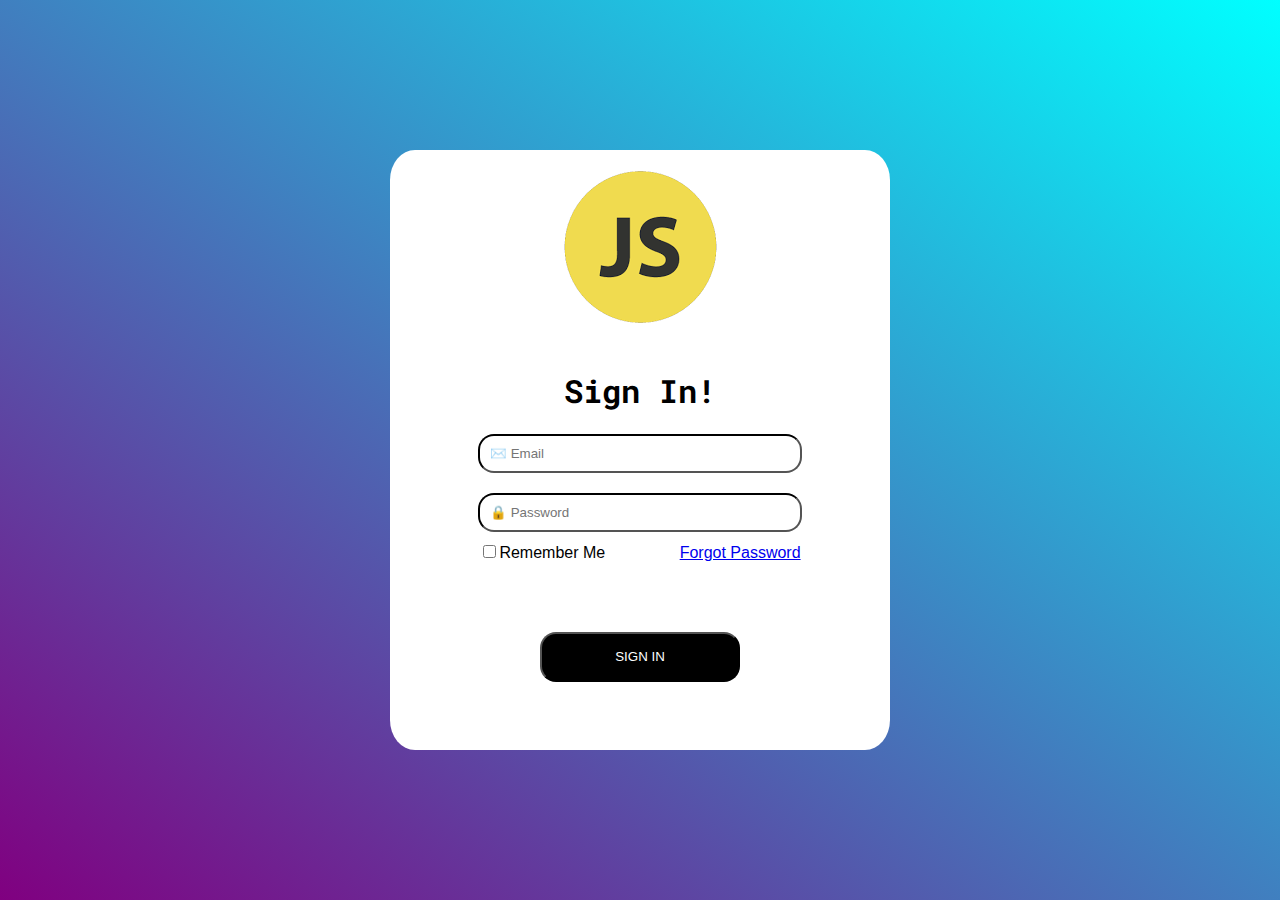
<file: Files/index.html>
<!DOCTYPE html>
<html lang="en">
  <head>
    <meta charset="UTF-8" />
    <meta http-equiv="X-UA-Compatible" content="IE=edge" />
    <meta name="viewport" content="width=device-width, initial-scale=1.0" />
    <title>Sign In</title>
    <link rel="stylesheet" href="style.css">
    <link rel="preconnect" href="https://fonts.googleapis.com">
<link rel="preconnect" href="https://fonts.gstatic.com" crossorigin>
<link href="https://fonts.googleapis.com/css2?family=Roboto+Mono:ital,wght@1,700&display=swap" rel="stylesheet">
  </head>
  <body>
    <div id="Rec-Background">
      <div id="Rectangle">
      <img src="download.png"></img>
      <h1 id="sign-in">Sign In!</h1>
      <input id = "Email", placeholder="✉️ Email"></input>
      <div>
        <input id = "Password" placeholder="🔒 Password"></input>
        <div id="checkbox">
          <input type="checkbox">Remember Me</input>
          <a href="www.google.com" id="forgot-password">Forgot Password</a>
        </div>
        <div>
          <button id="Sign-In-Button">SIGN IN</button>
        </div>
      </div>
    </div>   
  </body>
</html>
</file>
<file: Files/style.css>
#Rectangle {
  width: 500px;
  height: 600px;
  background-color: white;
  top: 50%;
  left: 50%;
  /* Use This Trick In Case You Need To Center Something */
  margin: 0;
  position: absolute;
  top: 50%;
  left: 50%;
  transform: translate(-50%, -50%);
  text-align: center;
  border-radius: 5%;
}
#sign-in {
  font-family: "Roboto Mono", monospace;
}
html,
body {
  background-image: linear-gradient(to top right, purple, cyan);
  height: 100%;
  width: 100%;
  background-repeat: no-repeat;
  margin: 0;
  height: 100%;
}
#checkbox {
  font-family: Arial, Helvetica, sans-serif;
  margin-top: 10px;
}

#forgot-password {
  margin-left: 70px;
}
#Email {
  width: 300px;
  padding: 10px;
  margin-bottom: 10px;
  border-radius: 16px;
  border-color: black;
}

#Password {
  width: 300px;
  padding: 10px;
  margin-top: 10px;
  border-radius: 16px;
  border-color: black;
}

#Sign-In-Button {
  margin-top: 70px;
  color: white;
  background-color: black;
  border-radius: 16px;
  width: 200px;
  height: 50px;
  cursor: pointer;
}
</file>
